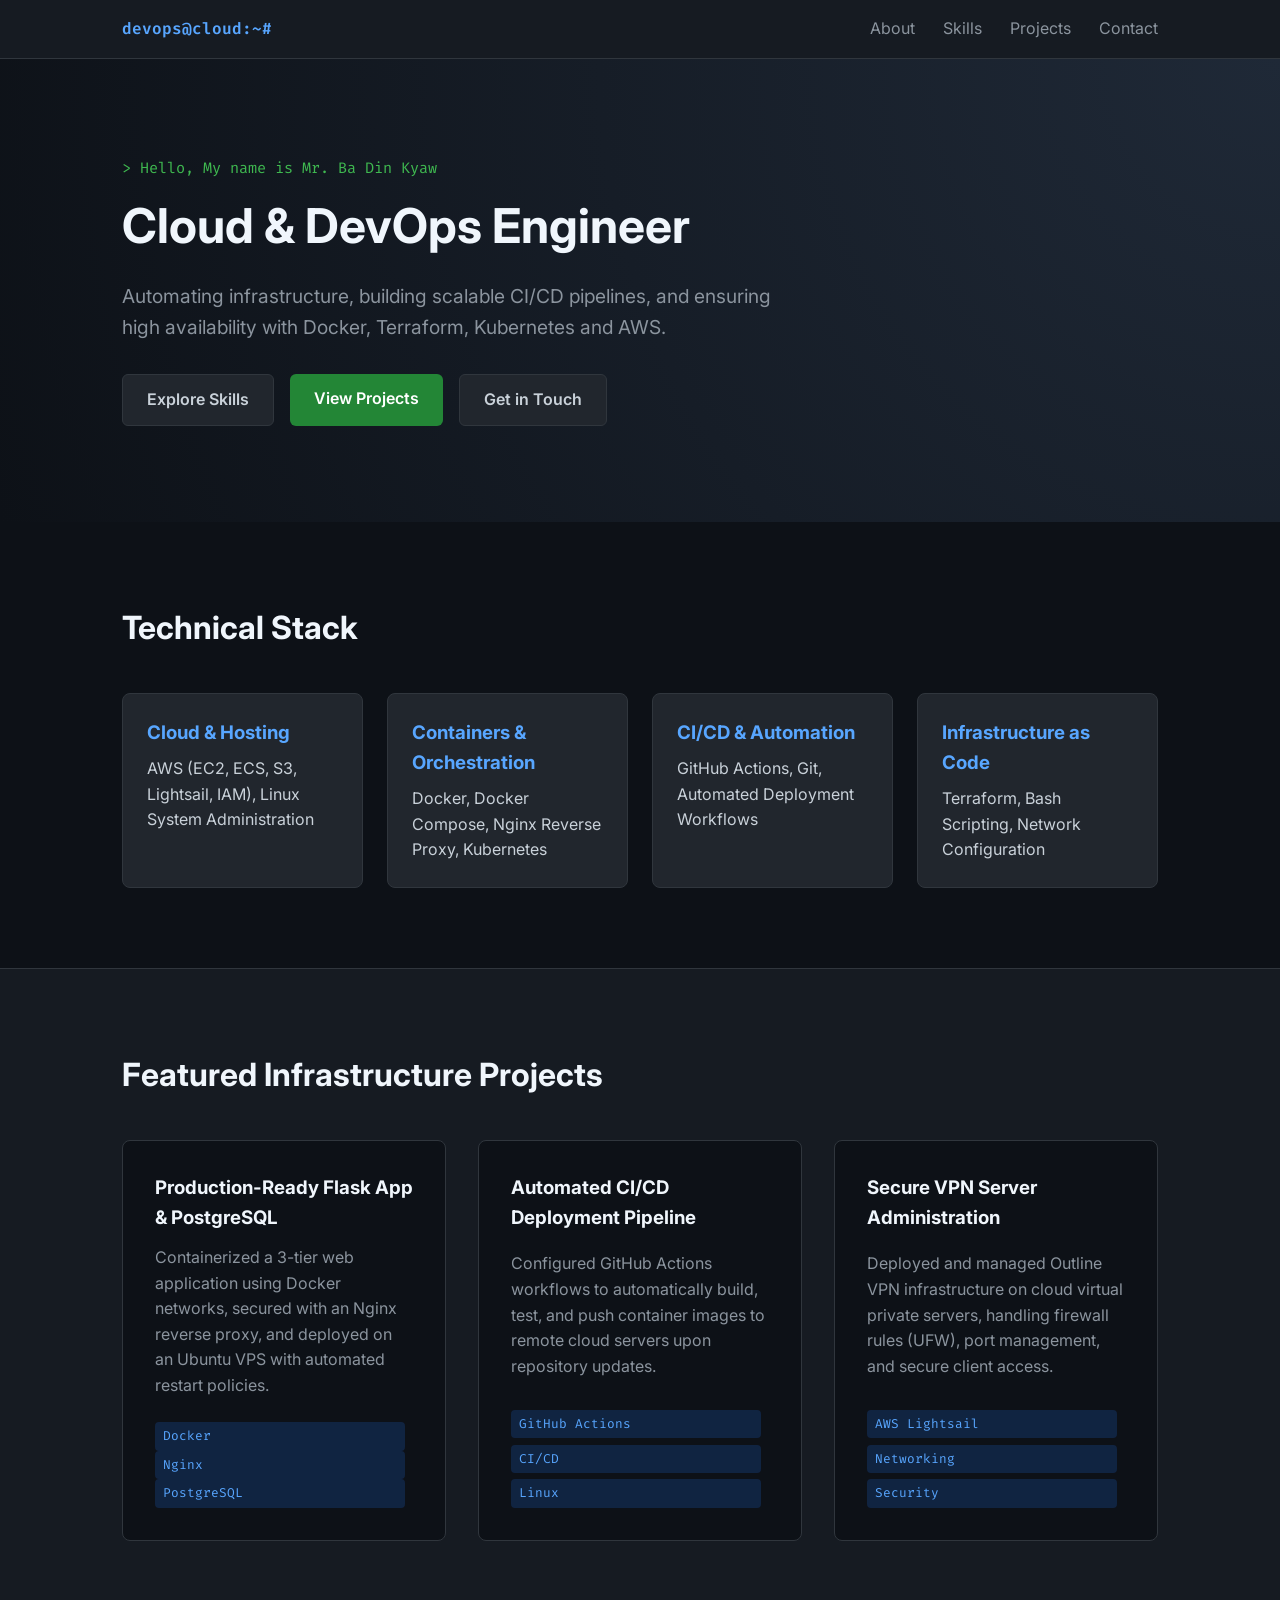
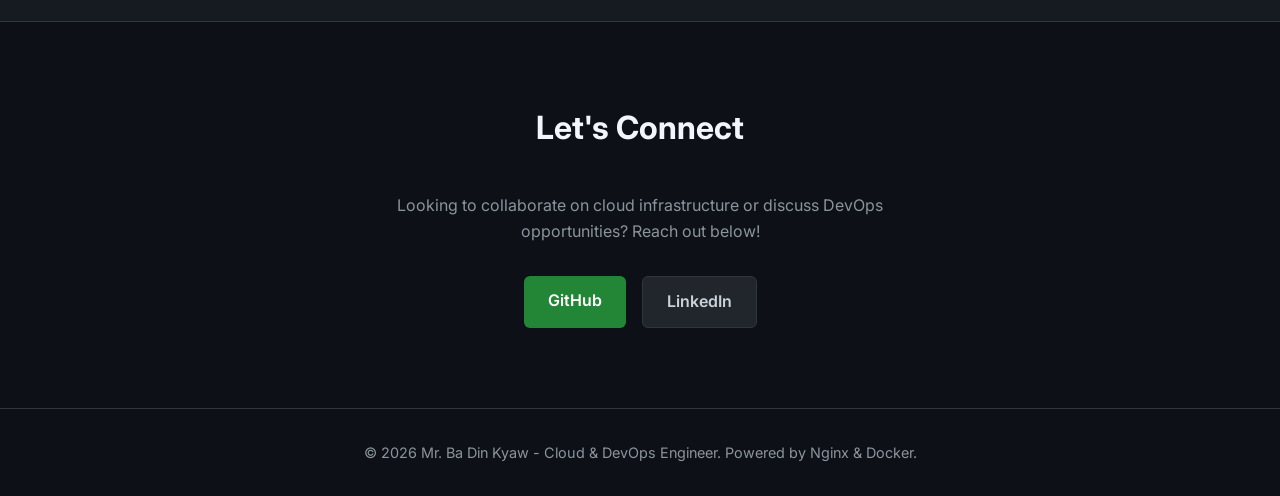
<file: index.html>
<!DOCTYPE html>
<html lang="en">
<head>
    <meta charset="UTF-8">
    <meta name="viewport" content="width=device-width, initial-scale=1.0">
    <title>DevOps Engineer Portfolio - Mr. Ba Din Kyaw</title>
    <link rel="stylesheet" href="style.css">
    <!-- Google Fonts for Clean Tech Typography -->
    <link href="https://fonts.googleapis.com/css2?family=Fira+Code:wght@400;600&family=Inter:wght@300;400;600;700&display=swap" rel="stylesheet">
</head>
<body>

    <!-- Header / Navigation -->
    <header>
        <div class="container nav-container">
            <div class="logo">devops@cloud:~#</div>
            <nav>
                <a href="#about">About</a>
                <a href="#skills">Skills</a>
                <a href="#projects">Projects</a>
                <a href="#contact">Contact</a>
            </nav>
        </div>
    </header>

    <!-- Hero / About Section -->
    <section id="about" class="hero">
        <div class="container hero-content">
            <span class="terminal-tag">&gt; Hello, My name is Mr. Ba Din Kyaw</span>
            <h1>Cloud &amp; DevOps Engineer</h1>
            <p>Automating infrastructure, building scalable CI/CD pipelines, and ensuring high availability with Docker, Terraform, Kubernetes and AWS.</p>
            <div class="hero-btns">
                <a href="#skills" class="btn secondary">Explore Skills</a>
                <a href="#projects" class="btn primary">View Projects</a>
                <a href="#contact" class="btn secondary">Get in Touch</a>
            </div>
        </div>
    </section>

    <!-- Skills Matrix -->
    <section id="skills" class="section">
        <div class="container">
            <h2>Technical Stack</h2>
            <div class="skills-grid">
                <div class="skill-card">
                    <h3>Cloud &amp; Hosting</h3>
                    <p>AWS (EC2, ECS, S3, Lightsail, IAM), Linux System Administration</p>
                </div>
                <div class="skill-card">
                    <h3>Containers &amp; Orchestration</h3>
                    <p>Docker, Docker Compose, Nginx Reverse Proxy, Kubernetes</p>
                </div>
                <div class="skill-card">
                    <h3>CI/CD &amp; Automation</h3>
                    <p>GitHub Actions, Git, Automated Deployment Workflows</p>
                </div>
                <div class="skill-card">
                    <h3>Infrastructure as Code</h3>
                    <p>Terraform, Bash Scripting, Network Configuration</p>
                </div>
            </div>
        </div>
    </section>

    <!-- Projects Section -->
    <section id="projects" class="section alt-bg">
        <div class="container">
            <h2>Featured Infrastructure Projects</h2>
            <div class="projects-grid">
                <div class="project-card">
                    <h3>Production-Ready Flask App &amp; PostgreSQL</h3>
                    <p>Containerized a 3-tier web application using Docker networks, secured with an Nginx reverse proxy, and deployed on an Ubuntu VPS with automated restart policies.</p>
                    <span class="tech-tag">Docker</span> <span class="tech-tag">Nginx</span> <span class="tech-tag">PostgreSQL</span>
                </div>
                <div class="project-card">
                    <h3>Automated CI/CD Deployment Pipeline</h3>
                    <p>Configured GitHub Actions workflows to automatically build, test, and push container images to remote cloud servers upon repository updates.</p>
                    <span class="tech-tag">GitHub Actions</span> <span class="tech-tag">CI/CD</span> <span class="tech-tag">Linux</span>
                </div>
                <div class="project-card">
                    <h3>Secure VPN Server Administration</h3>
                    <p>Deployed and managed Outline VPN infrastructure on cloud virtual private servers, handling firewall rules (UFW), port management, and secure client access.</p>
                    <span class="tech-tag">AWS Lightsail</span> <span class="tech-tag">Networking</span> <span class="tech-tag">Security</span>
                </div>
            </div>
        </div>
    </section>

    <!-- Contact Section -->
    <section id="contact" class="section">
        <div class="container contact-container">
            <h2>Let's Connect</h2>
            <p>Looking to collaborate on cloud infrastructure or discuss DevOps opportunities? Reach out below!</p>
            <div class="contact-links">
                <a href="https://github.com/badinkyaw" target="_blank" class="btn primary">GitHub</a>
                <a href="https://www.linkedin.com/in/ba-din-kyaw-54a732252/?lipi=urn%3Ali%3Apage%3Ad_flagship3_profile_view_base_contact_details%3B0R22jHJjQu2PQllWpEI5Dg%3D%3D" target="_blank" class="btn secondary">LinkedIn</a>
            </div>
        </div>
    </section>

    <!-- Footer -->
    <footer>
        <div class="container">
            <p>&copy; 2026 Mr. Ba Din Kyaw - Cloud &amp; DevOps Engineer. Powered by Nginx &amp; Docker.</p>
        </div>
    </footer>

</body>
</html>
</file>
<file: style.css>
/* Global Reset & Theme */
* {
    margin: 0;
    padding: 0;
    box-sizing: border-box;
}

body {
    font-family: 'Inter', sans-serif;
    background-color: #0d1117;
    color: #c9d1d9;
    line-height: 1.6;
}

.container {
    max-width: 1100px;
    margin: 0 auto;
    padding: 0 2rem;
}

/* Header & Nav */
header {
    background-color: #161b22;
    border-bottom: 1px solid #30363d;
    padding: 1rem 0;
    position: sticky;
    top: 0;
    z-index: 100;
}

.nav-container {
    display: flex;
    justify-content: space-between;
    align-items: center;
}

.logo {
    font-family: 'Fira Code', monospace;
    color: #58a6ff;
    font-weight: 600;
}

nav a {
    color: #8b949e;
    text-decoration: none;
    margin-left: 1.5rem;
    transition: color 0.2s;
}

nav a:hover {
    color: #58a6ff;
}

/* Hero Section */
.hero {
    padding: 6rem 0;
    text-align: left;
    background: radial-gradient(circle at top right, #1f2937, #0d1117);
}

.terminal-tag {
    font-family: 'Fira Code', monospace;
    color: #3fb950;
    font-size: 0.95rem;
}

.hero h1 {
    font-size: 3rem;
    color: #f0f6fc;
    margin: 0.5rem 0 1rem 0;
}

.hero p {
    font-size: 1.2rem;
    color: #8b949e;
    max-width: 650px;
    margin-bottom: 2rem;
}

.hero-btns {
    display: flex;
    gap: 1rem;
}

/* Buttons */
.btn {
    padding: 0.75rem 1.5rem;
    border-radius: 6px;
    text-decoration: none;
    font-weight: 600;
    transition: background 0.2s;
}

.btn.primary {
    background-color: #238636;
    color: #ffffff;
}

.btn.primary:hover {
    background-color: #2ea043;
}

.btn.secondary {
    background-color: #21262d;
    color: #c9d1d9;
    border: 1px solid #30363d;
}

.btn.secondary:hover {
    background-color: #30363d;
}

/* Sections */
.section {
    padding: 5rem 0;
    border-bottom: 1px solid #30363d;
}

.section.alt-bg {
    background-color: #161b22;
}

.section h2 {
    font-size: 2rem;
    color: #f0f6fc;
    margin-bottom: 2.5rem;
}

/* Skills Grid */
.skills-grid {
    display: grid;
    grid-template-columns: repeat(auto-fit, minmax(240px, 1fr));
    gap: 1.5rem;
}

.skill-card {
    background-color: #21262d;
    border: 1px solid #30363d;
    padding: 1.5rem;
    border-radius: 8px;
}

.skill-card h3 {
    color: #58a6ff;
    margin-bottom: 0.5rem;
}

/* Projects Grid */
.projects-grid {
    display: grid;
    grid-template-columns: repeat(auto-fit, minmax(300px, 1fr));
    gap: 2rem;
}

.project-card {
    background-color: #0d1117;
    border: 1px solid #30363d;
    padding: 2rem;
    border-radius: 8px;
    display: flex;
    flex-direction: column;
    justify-content: space-between;
}

.project-card h3 {
    color: #f0f6fc;
    margin-bottom: 0.75rem;
}

.project-card p {
    color: #8b949e;
    margin-bottom: 1.5rem;
}

.tech-tag {
    font-family: 'Fira Code', monospace;
    font-size: 0.8rem;
    background-color: #1f6feb33;
    color: #58a6ff;
    padding: 0.25rem 0.5rem;
    border-radius: 4px;
    margin-right: 0.5rem;
}

/* Contact & Footer */
.contact-container {
    text-align: center;
}

.contact-container p {
    max-width: 500px;
    margin: 0 auto 2rem auto;
    color: #8b949e;
}

.contact-links {
    display: flex;
    justify-content: center;
    gap: 1rem;
}

footer {
    text-align: center;
    padding: 2rem 0;
    color: #8b949e;
    font-size: 0.9rem;
}
</file>
